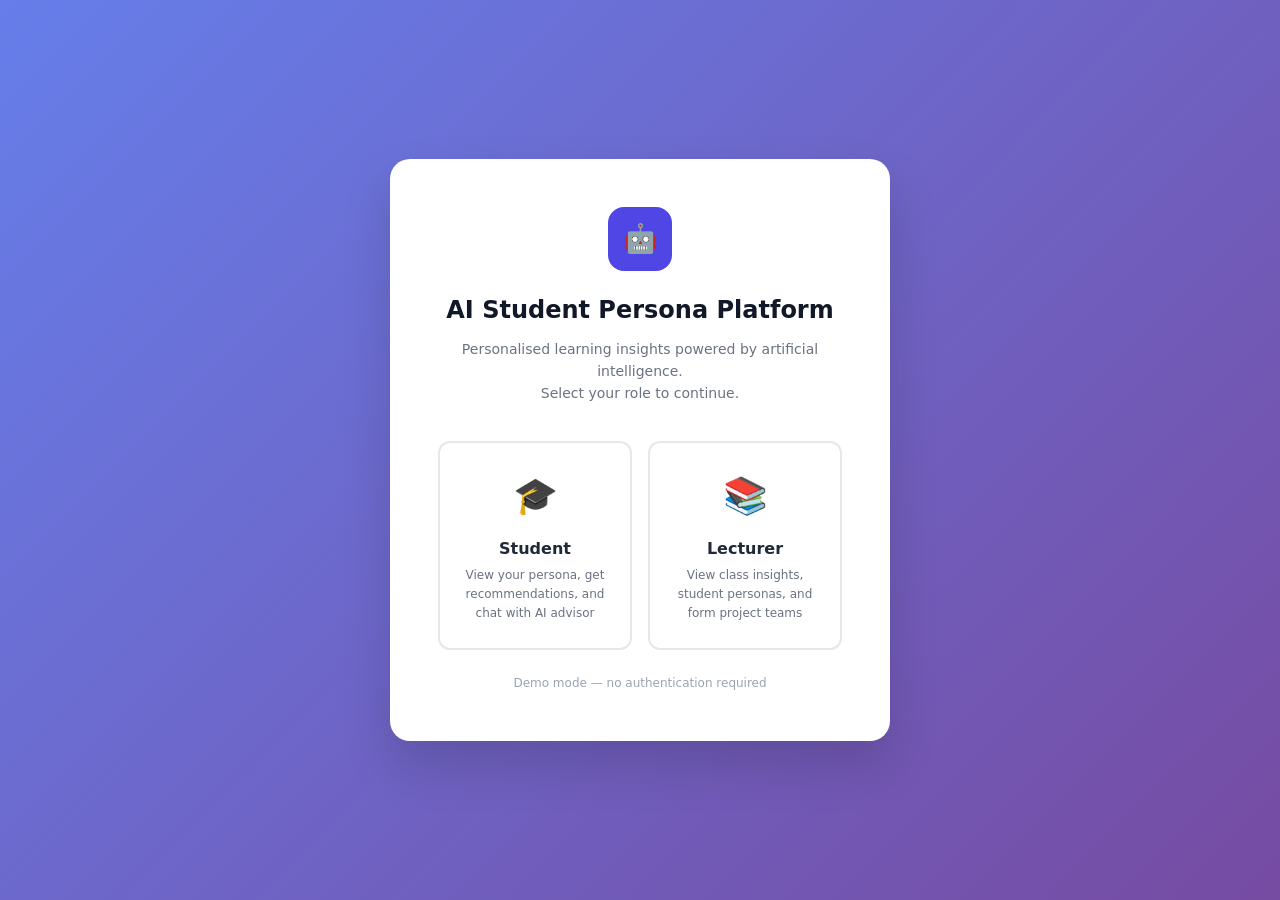
<file: index.html>
<!DOCTYPE html>
<html lang="en">
<head>
  <meta charset="UTF-8">
  <meta name="viewport" content="width=device-width, initial-scale=1.0">
  <title>AI Student Persona Platform - Login</title>
  <link rel="stylesheet" href="css/styles.css">
</head>
<body>
  <div class="login-page">
    <div class="login-container">
      <div class="login-logo">&#129302;</div>
      <h1>AI Student Persona Platform</h1>
      <p class="subtitle">Personalised learning insights powered by artificial intelligence.<br>Select your role to continue.</p>
      
      <div class="role-cards">
        <a href="student.html" class="role-card">
          <div class="role-icon">&#127891;</div>
          <h3>Student</h3>
          <p>View your persona, get recommendations, and chat with AI advisor</p>
        </a>
        <a href="lecturer.html" class="role-card">
          <div class="role-icon">&#128218;</div>
          <h3>Lecturer</h3>
          <p>View class insights, student personas, and form project teams</p>
        </a>
      </div>

      <p style="font-size: 12px; color: var(--gray-400);">Demo mode &mdash; no authentication required</p>
    </div>
  </div>
</body>
</html>
</file>
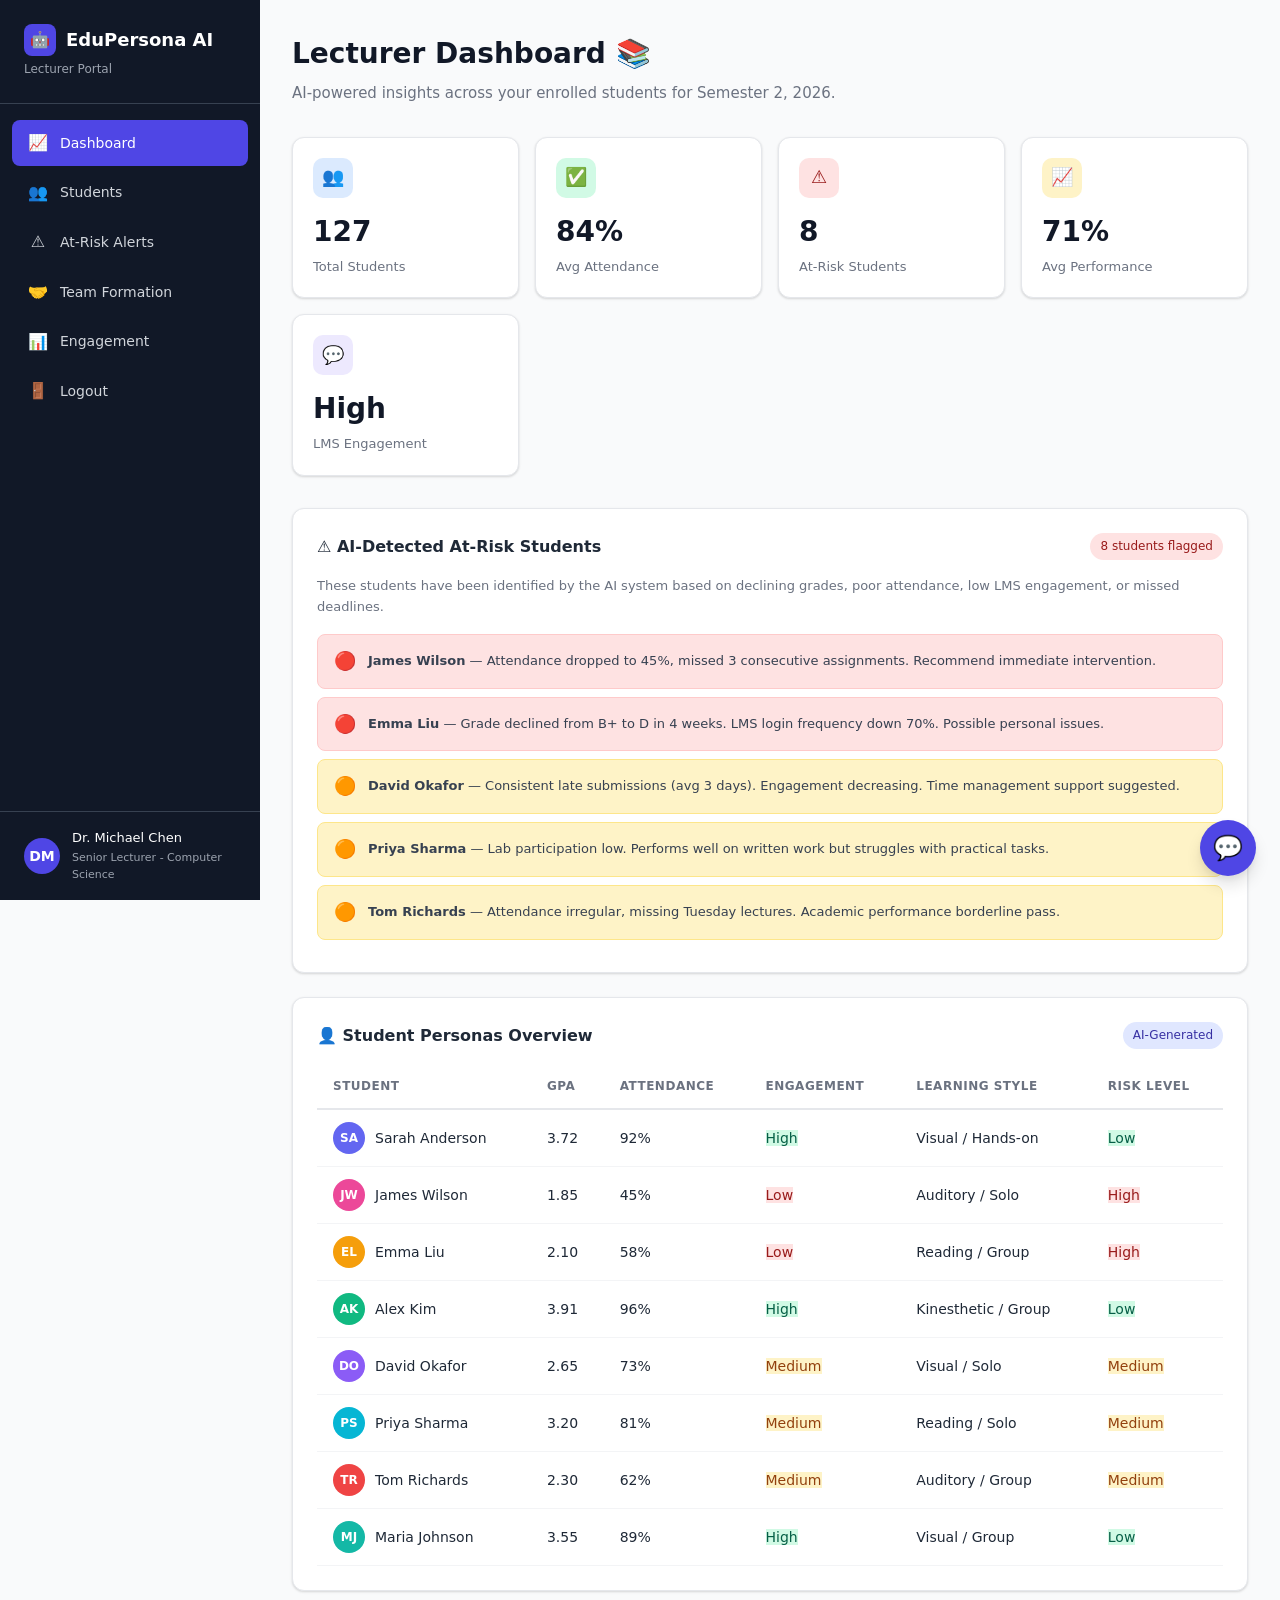
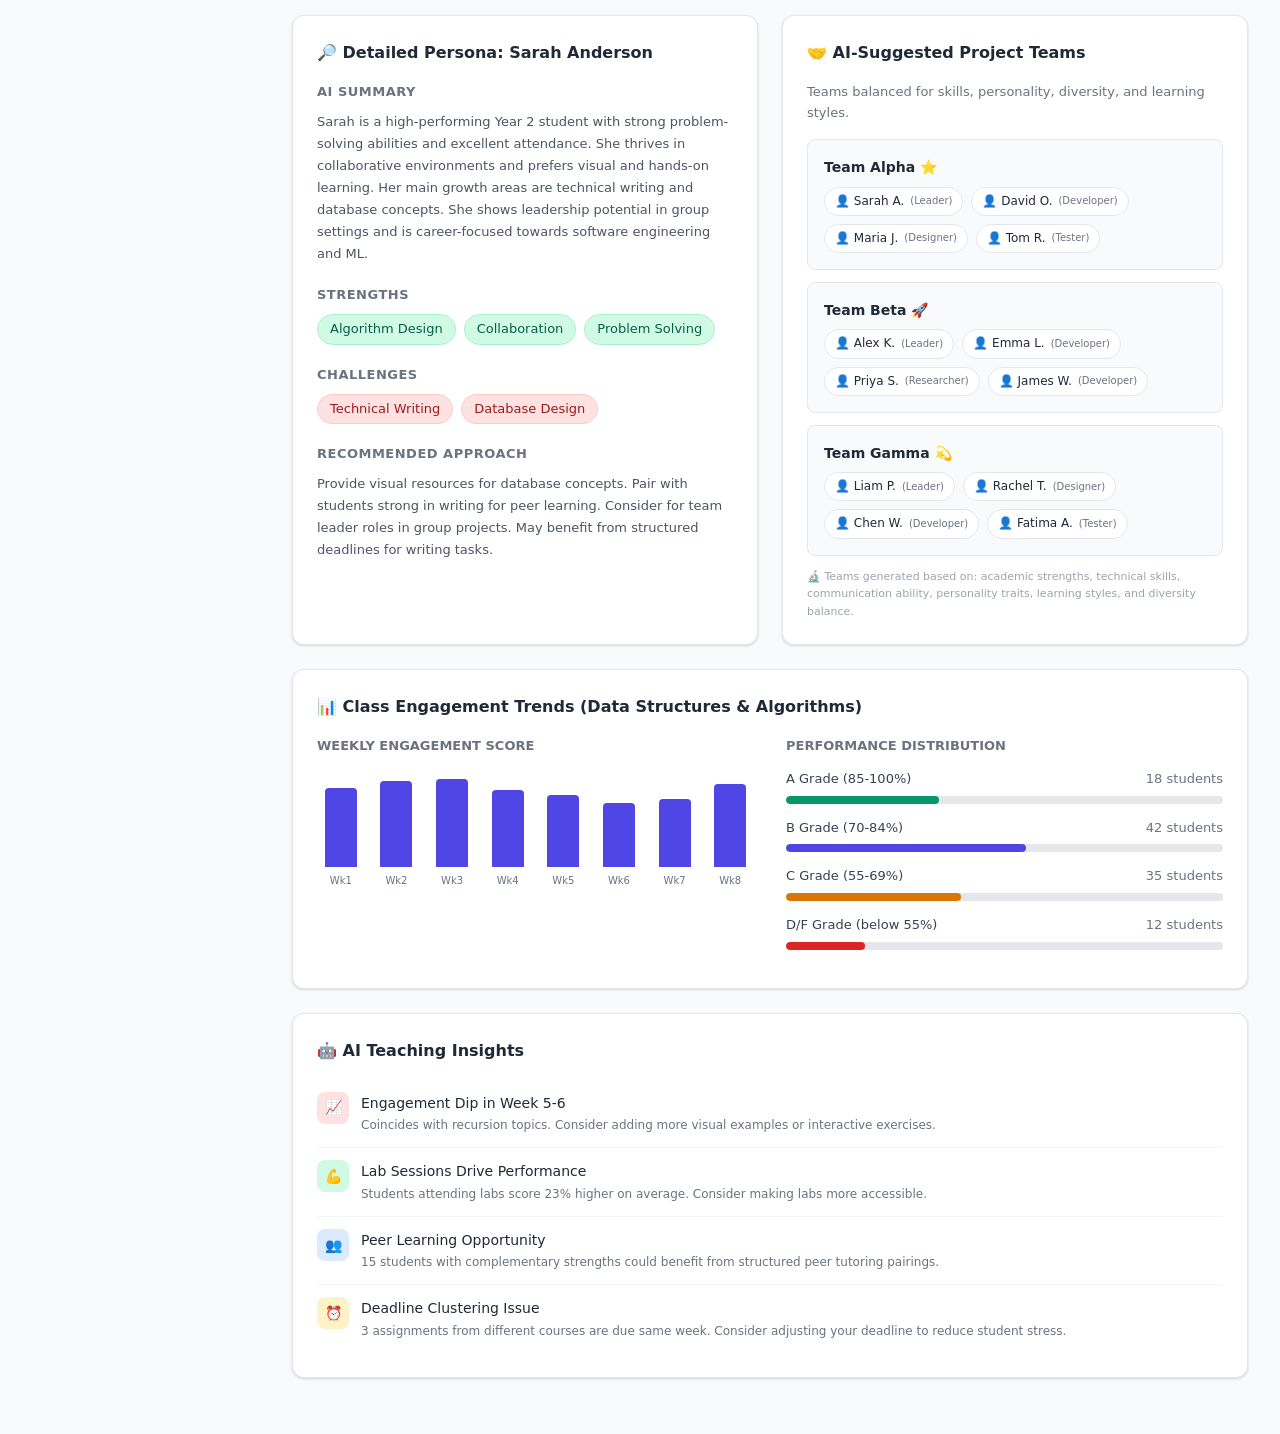
<file: lecturer.html>
<!DOCTYPE html>
<html lang="en">
<head>
  <meta charset="UTF-8">
  <meta name="viewport" content="width=device-width, initial-scale=1.0">
  <title>Lecturer Dashboard - AI Student Persona Platform</title>
  <link rel="stylesheet" href="css/styles.css">
</head>
<body>
  <div class="app-container">
    <!-- Sidebar -->
    <aside class="sidebar">
      <div class="sidebar-header">
        <h2><span class="logo-icon">&#129302;</span> EduPersona AI</h2>
        <p>Lecturer Portal</p>
      </div>
      <ul class="sidebar-nav">
        <li><a href="#" class="active"><span class="nav-icon">&#128200;</span> Dashboard</a></li>
        <li><a href="#students"><span class="nav-icon">&#128101;</span> Students</a></li>
        <li><a href="#at-risk"><span class="nav-icon">&#9888;</span> At-Risk Alerts</a></li>
        <li><a href="#teams"><span class="nav-icon">&#129309;</span> Team Formation</a></li>
        <li><a href="#engagement"><span class="nav-icon">&#128202;</span> Engagement</a></li>
        <li><a href="index.html"><span class="nav-icon">&#128682;</span> Logout</a></li>
      </ul>
      <div class="sidebar-user">
        <div class="avatar">DM</div>
        <div class="user-info">
          <div class="name">Dr. Michael Chen</div>
          <div class="role">Senior Lecturer - Computer Science</div>
        </div>
      </div>
    </aside>

    <!-- Main Content -->
    <main class="main-content">
      <div class="page-header">
        <h1>Lecturer Dashboard &#128218;</h1>
        <p>AI-powered insights across your enrolled students for Semester 2, 2026.</p>
      </div>

      <!-- Stats -->
      <div class="stats-grid">
        <div class="stat-card">
          <div class="stat-icon blue">&#128101;</div>
          <div class="stat-value">127</div>
          <div class="stat-label">Total Students</div>
        </div>
        <div class="stat-card">
          <div class="stat-icon green">&#9989;</div>
          <div class="stat-value">84%</div>
          <div class="stat-label">Avg Attendance</div>
        </div>
        <div class="stat-card">
          <div class="stat-icon red">&#9888;</div>
          <div class="stat-value">8</div>
          <div class="stat-label">At-Risk Students</div>
        </div>
        <div class="stat-card">
          <div class="stat-icon orange">&#128200;</div>
          <div class="stat-value">71%</div>
          <div class="stat-label">Avg Performance</div>
        </div>
        <div class="stat-card">
          <div class="stat-icon purple">&#128172;</div>
          <div class="stat-value">High</div>
          <div class="stat-label">LMS Engagement</div>
        </div>
      </div>

      <!-- At-Risk Alerts -->
      <div id="at-risk" class="card">
        <div class="card-header">
          <h3>&#9888; AI-Detected At-Risk Students</h3>
          <span class="badge badge-danger">8 students flagged</span>
        </div>
        <p style="font-size: 13px; color: var(--gray-500); margin-bottom: 16px;">
          These students have been identified by the AI system based on declining grades, poor attendance, low LMS engagement, or missed deadlines.
        </p>
        <div class="alert-item alert-danger">
          <span class="alert-icon">&#128308;</span>
          <span class="alert-text"><strong>James Wilson</strong> &mdash; Attendance dropped to 45%, missed 3 consecutive assignments. Recommend immediate intervention.</span>
        </div>
        <div class="alert-item alert-danger">
          <span class="alert-icon">&#128308;</span>
          <span class="alert-text"><strong>Emma Liu</strong> &mdash; Grade declined from B+ to D in 4 weeks. LMS login frequency down 70%. Possible personal issues.</span>
        </div>
        <div class="alert-item alert-warning">
          <span class="alert-icon">&#128992;</span>
          <span class="alert-text"><strong>David Okafor</strong> &mdash; Consistent late submissions (avg 3 days). Engagement decreasing. Time management support suggested.</span>
        </div>
        <div class="alert-item alert-warning">
          <span class="alert-icon">&#128992;</span>
          <span class="alert-text"><strong>Priya Sharma</strong> &mdash; Lab participation low. Performs well on written work but struggles with practical tasks.</span>
        </div>
        <div class="alert-item alert-warning">
          <span class="alert-icon">&#128992;</span>
          <span class="alert-text"><strong>Tom Richards</strong> &mdash; Attendance irregular, missing Tuesday lectures. Academic performance borderline pass.</span>
        </div>
      </div>

      <!-- Student Personas Table -->
      <div id="students" class="card">
        <div class="card-header">
          <h3>&#128100; Student Personas Overview</h3>
          <span class="badge badge-info">AI-Generated</span>
        </div>
        <table class="data-table">
          <thead>
            <tr>
              <th>Student</th>
              <th>GPA</th>
              <th>Attendance</th>
              <th>Engagement</th>
              <th>Learning Style</th>
              <th>Risk Level</th>
            </tr>
          </thead>
          <tbody>
            <tr>
              <td>
                <div class="student-cell">
                  <div class="avatar-sm" style="background: #6366f1;">SA</div>
                  <span>Sarah Anderson</span>
                </div>
              </td>
              <td>3.72</td>
              <td>92%</td>
              <td><span class="badge badge-success">High</span></td>
              <td>Visual / Hands-on</td>
              <td><span class="badge badge-success">Low</span></td>
            </tr>
            <tr>
              <td>
                <div class="student-cell">
                  <div class="avatar-sm" style="background: #ec4899;">JW</div>
                  <span>James Wilson</span>
                </div>
              </td>
              <td>1.85</td>
              <td>45%</td>
              <td><span class="badge badge-danger">Low</span></td>
              <td>Auditory / Solo</td>
              <td><span class="badge badge-danger">High</span></td>
            </tr>
            <tr>
              <td>
                <div class="student-cell">
                  <div class="avatar-sm" style="background: #f59e0b;">EL</div>
                  <span>Emma Liu</span>
                </div>
              </td>
              <td>2.10</td>
              <td>58%</td>
              <td><span class="badge badge-danger">Low</span></td>
              <td>Reading / Group</td>
              <td><span class="badge badge-danger">High</span></td>
            </tr>
            <tr>
              <td>
                <div class="student-cell">
                  <div class="avatar-sm" style="background: #10b981;">AK</div>
                  <span>Alex Kim</span>
                </div>
              </td>
              <td>3.91</td>
              <td>96%</td>
              <td><span class="badge badge-success">High</span></td>
              <td>Kinesthetic / Group</td>
              <td><span class="badge badge-success">Low</span></td>
            </tr>
            <tr>
              <td>
                <div class="student-cell">
                  <div class="avatar-sm" style="background: #8b5cf6;">DO</div>
                  <span>David Okafor</span>
                </div>
              </td>
              <td>2.65</td>
              <td>73%</td>
              <td><span class="badge badge-warning">Medium</span></td>
              <td>Visual / Solo</td>
              <td><span class="badge badge-warning">Medium</span></td>
            </tr>
            <tr>
              <td>
                <div class="student-cell">
                  <div class="avatar-sm" style="background: #06b6d4;">PS</div>
                  <span>Priya Sharma</span>
                </div>
              </td>
              <td>3.20</td>
              <td>81%</td>
              <td><span class="badge badge-warning">Medium</span></td>
              <td>Reading / Solo</td>
              <td><span class="badge badge-warning">Medium</span></td>
            </tr>
            <tr>
              <td>
                <div class="student-cell">
                  <div class="avatar-sm" style="background: #ef4444;">TR</div>
                  <span>Tom Richards</span>
                </div>
              </td>
              <td>2.30</td>
              <td>62%</td>
              <td><span class="badge badge-warning">Medium</span></td>
              <td>Auditory / Group</td>
              <td><span class="badge badge-warning">Medium</span></td>
            </tr>
            <tr>
              <td>
                <div class="student-cell">
                  <div class="avatar-sm" style="background: #14b8a6;">MJ</div>
                  <span>Maria Johnson</span>
                </div>
              </td>
              <td>3.55</td>
              <td>89%</td>
              <td><span class="badge badge-success">High</span></td>
              <td>Visual / Group</td>
              <td><span class="badge badge-success">Low</span></td>
            </tr>
          </tbody>
        </table>
      </div>

      <!-- Two Column: Detailed Persona + Team Formation -->
      <div class="grid-2">
        <!-- Expanded Persona View -->
        <div class="card">
          <div class="card-header">
            <h3>&#128270; Detailed Persona: Sarah Anderson</h3>
          </div>
          <div class="persona-section">
            <h4>AI Summary</h4>
            <p style="font-size: 13px; color: var(--gray-600); line-height: 1.7;">
              Sarah is a high-performing Year 2 student with strong problem-solving abilities and excellent attendance. She thrives in collaborative environments and prefers visual and hands-on learning. Her main growth areas are technical writing and database concepts. She shows leadership potential in group settings and is career-focused towards software engineering and ML.
            </p>
          </div>
          <div class="persona-section">
            <h4>Strengths</h4>
            <div class="persona-tags">
              <span class="persona-tag strength">Algorithm Design</span>
              <span class="persona-tag strength">Collaboration</span>
              <span class="persona-tag strength">Problem Solving</span>
            </div>
          </div>
          <div class="persona-section">
            <h4>Challenges</h4>
            <div class="persona-tags">
              <span class="persona-tag weakness">Technical Writing</span>
              <span class="persona-tag weakness">Database Design</span>
            </div>
          </div>
          <div class="persona-section">
            <h4>Recommended Approach</h4>
            <p style="font-size: 13px; color: var(--gray-600); line-height: 1.7;">
              Provide visual resources for database concepts. Pair with students strong in writing for peer learning. Consider for team leader roles in group projects. May benefit from structured deadlines for writing tasks.
            </p>
          </div>
        </div>

        <!-- AI Team Formation -->
        <div id="teams" class="card">
          <div class="card-header">
            <h3>&#129309; AI-Suggested Project Teams</h3>
          </div>
          <p style="font-size: 13px; color: var(--gray-500); margin-bottom: 16px;">
            Teams balanced for skills, personality, diversity, and learning styles.
          </p>
          <div class="team-card">
            <h4>Team Alpha &#11088;</h4>
            <div class="team-members">
              <span class="team-member">&#128100; Sarah A. <span class="member-role">(Leader)</span></span>
              <span class="team-member">&#128100; David O. <span class="member-role">(Developer)</span></span>
              <span class="team-member">&#128100; Maria J. <span class="member-role">(Designer)</span></span>
              <span class="team-member">&#128100; Tom R. <span class="member-role">(Tester)</span></span>
            </div>
          </div>
          <div class="team-card">
            <h4>Team Beta &#128640;</h4>
            <div class="team-members">
              <span class="team-member">&#128100; Alex K. <span class="member-role">(Leader)</span></span>
              <span class="team-member">&#128100; Emma L. <span class="member-role">(Developer)</span></span>
              <span class="team-member">&#128100; Priya S. <span class="member-role">(Researcher)</span></span>
              <span class="team-member">&#128100; James W. <span class="member-role">(Developer)</span></span>
            </div>
          </div>
          <div class="team-card">
            <h4>Team Gamma &#128171;</h4>
            <div class="team-members">
              <span class="team-member">&#128100; Liam P. <span class="member-role">(Leader)</span></span>
              <span class="team-member">&#128100; Rachel T. <span class="member-role">(Designer)</span></span>
              <span class="team-member">&#128100; Chen W. <span class="member-role">(Developer)</span></span>
              <span class="team-member">&#128100; Fatima A. <span class="member-role">(Tester)</span></span>
            </div>
          </div>
          <p style="font-size: 11px; color: var(--gray-400); margin-top: 12px;">
            &#128300; Teams generated based on: academic strengths, technical skills, communication ability, personality traits, learning styles, and diversity balance.
          </p>
        </div>
      </div>

      <!-- Class Engagement -->
      <div id="engagement" class="card">
        <div class="card-header">
          <h3>&#128202; Class Engagement Trends (Data Structures & Algorithms)</h3>
        </div>
        <div class="grid-2" style="gap: 32px;">
          <div>
            <h4 style="font-size: 13px; color: var(--gray-500); margin-bottom: 12px;">WEEKLY ENGAGEMENT SCORE</h4>
            <div class="chart-bars">
              <div class="chart-bar">
                <div class="bar" style="height: 72%;"></div>
                <span class="bar-label">Wk1</span>
              </div>
              <div class="chart-bar">
                <div class="bar" style="height: 78%;"></div>
                <span class="bar-label">Wk2</span>
              </div>
              <div class="chart-bar">
                <div class="bar" style="height: 85%;"></div>
                <span class="bar-label">Wk3</span>
              </div>
              <div class="chart-bar">
                <div class="bar" style="height: 70%;"></div>
                <span class="bar-label">Wk4</span>
              </div>
              <div class="chart-bar">
                <div class="bar" style="height: 65%;"></div>
                <span class="bar-label">Wk5</span>
              </div>
              <div class="chart-bar">
                <div class="bar" style="height: 58%;"></div>
                <span class="bar-label">Wk6</span>
              </div>
              <div class="chart-bar">
                <div class="bar" style="height: 62%;"></div>
                <span class="bar-label">Wk7</span>
              </div>
              <div class="chart-bar">
                <div class="bar" style="height: 75%;"></div>
                <span class="bar-label">Wk8</span>
              </div>
            </div>
          </div>
          <div>
            <h4 style="font-size: 13px; color: var(--gray-500); margin-bottom: 12px;">PERFORMANCE DISTRIBUTION</h4>
            <div class="progress-item">
              <div class="progress-label">
                <span>A Grade (85-100%)</span>
                <span>18 students</span>
              </div>
              <div class="progress-bar">
                <div class="progress-fill high" style="width: 35%"></div>
              </div>
            </div>
            <div class="progress-item">
              <div class="progress-label">
                <span>B Grade (70-84%)</span>
                <span>42 students</span>
              </div>
              <div class="progress-bar">
                <div class="progress-fill blue" style="width: 55%"></div>
              </div>
            </div>
            <div class="progress-item">
              <div class="progress-label">
                <span>C Grade (55-69%)</span>
                <span>35 students</span>
              </div>
              <div class="progress-bar">
                <div class="progress-fill medium" style="width: 40%"></div>
              </div>
            </div>
            <div class="progress-item">
              <div class="progress-label">
                <span>D/F Grade (below 55%)</span>
                <span>12 students</span>
              </div>
              <div class="progress-bar">
                <div class="progress-fill low" style="width: 18%"></div>
              </div>
            </div>
          </div>
        </div>
      </div>

      <!-- AI Insights -->
      <div class="card">
        <div class="card-header">
          <h3>&#129302; AI Teaching Insights</h3>
        </div>
        <ul class="recommendation-list">
          <li>
            <div class="rec-icon" style="background: #fee2e2; color: #dc2626;">&#128200;</div>
            <div class="rec-content">
              <h4>Engagement Dip in Week 5-6</h4>
              <p>Coincides with recursion topics. Consider adding more visual examples or interactive exercises.</p>
            </div>
          </li>
          <li>
            <div class="rec-icon" style="background: #d1fae5; color: #059669;">&#128170;</div>
            <div class="rec-content">
              <h4>Lab Sessions Drive Performance</h4>
              <p>Students attending labs score 23% higher on average. Consider making labs more accessible.</p>
            </div>
          </li>
          <li>
            <div class="rec-icon" style="background: #dbeafe; color: #2563eb;">&#128101;</div>
            <div class="rec-content">
              <h4>Peer Learning Opportunity</h4>
              <p>15 students with complementary strengths could benefit from structured peer tutoring pairings.</p>
            </div>
          </li>
          <li>
            <div class="rec-icon" style="background: #fef3c7; color: #d97706;">&#9200;</div>
            <div class="rec-content">
              <h4>Deadline Clustering Issue</h4>
              <p>3 assignments from different courses are due same week. Consider adjusting your deadline to reduce student stress.</p>
            </div>
          </li>
        </ul>
      </div>

    </main>
  </div>

  <!-- Chatbot -->
  <div class="chatbot-container">
    <div class="chatbot-window" id="chatWindow">
      <div class="chatbot-header">
        <div class="bot-avatar">&#129302;</div>
        <div class="bot-info">
          <h4>EduPersona AI Assistant</h4>
          <p>Insights for your teaching</p>
        </div>
      </div>
      <div class="chatbot-messages" id="chatMessages">
        <div class="chat-message bot">
          Hello Dr. Chen! &#128075; I can help you with student insights, performance summaries, intervention recommendations, or team formation suggestions. What would you like to explore?
        </div>
      </div>
      <div class="chatbot-input">
        <input type="text" id="chatInput" placeholder="Ask about students, performance, teams..." onkeypress="handleKeyPress(event)">
        <button onclick="sendMessage()" aria-label="Send message">&#10148;</button>
      </div>
    </div>
    <button class="chatbot-toggle" onclick="toggleChat()" aria-label="Toggle AI chat assistant">&#128172;</button>
  </div>

  <script src="js/chatbot.js"></script>
  <script>
    // Override responses for lecturer context
    window.lecturerMode = true;
  </script>
</body>
</html>
</file>
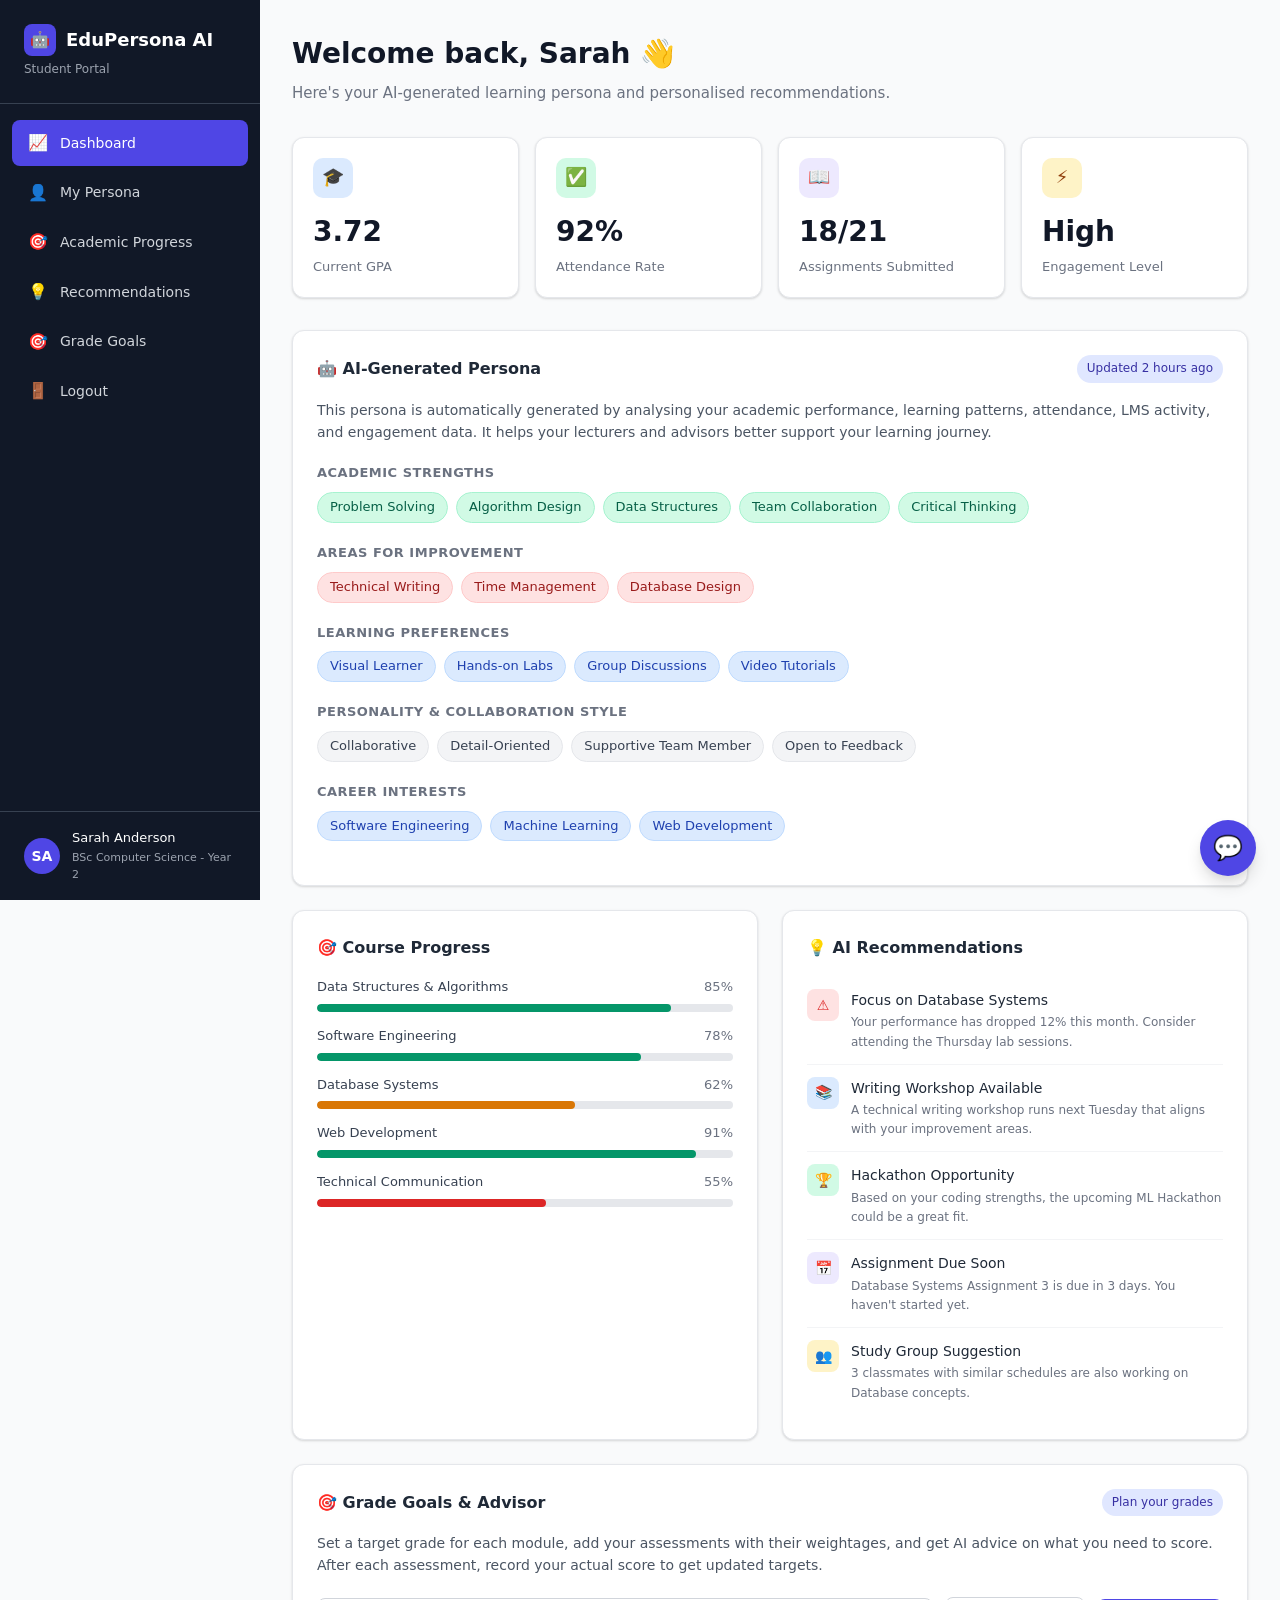
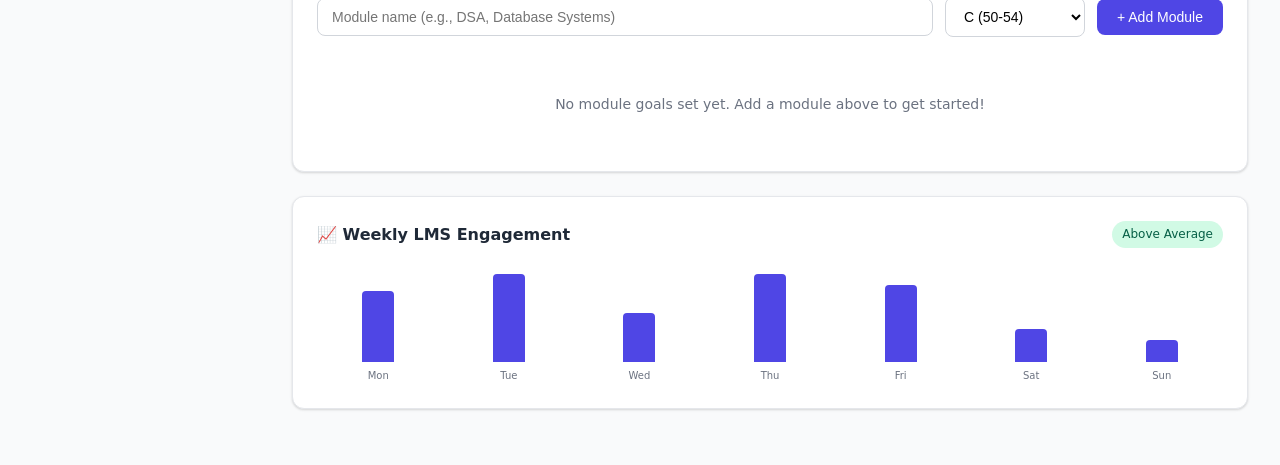
<file: student.html>
<!DOCTYPE html>
<html lang="en">
<head>
  <meta charset="UTF-8">
  <meta name="viewport" content="width=device-width, initial-scale=1.0">
  <title>Student Dashboard - AI Student Persona Platform</title>
  <link rel="stylesheet" href="css/styles.css">
</head>
<body>
  <div class="app-container">
    <!-- Sidebar -->
    <aside class="sidebar">
      <div class="sidebar-header">
        <h2><span class="logo-icon">&#129302;</span> EduPersona AI</h2>
        <p>Student Portal</p>
      </div>
      <ul class="sidebar-nav">
        <li><a href="#" class="active"><span class="nav-icon">&#128200;</span> Dashboard</a></li>
        <li><a href="#persona"><span class="nav-icon">&#128100;</span> My Persona</a></li>
        <li><a href="#progress"><span class="nav-icon">&#127919;</span> Academic Progress</a></li>
        <li><a href="#recommendations"><span class="nav-icon">&#128161;</span> Recommendations</a></li>
        <li><a href="#goals"><span class="nav-icon">&#127919;</span> Grade Goals</a></li>
        <li><a href="index.html"><span class="nav-icon">&#128682;</span> Logout</a></li>
      </ul>
      <div class="sidebar-user">
        <div class="avatar">SA</div>
        <div class="user-info">
          <div class="name">Sarah Anderson</div>
          <div class="role">BSc Computer Science - Year 2</div>
        </div>
      </div>
    </aside>

    <!-- Main Content -->
    <main class="main-content">
      <div class="page-header">
        <h1>Welcome back, Sarah &#128075;</h1>
        <p>Here's your AI-generated learning persona and personalised recommendations.</p>
      </div>

      <!-- Stats -->
      <div class="stats-grid">
        <div class="stat-card">
          <div class="stat-icon blue">&#127891;</div>
          <div class="stat-value">3.72</div>
          <div class="stat-label">Current GPA</div>
        </div>
        <div class="stat-card">
          <div class="stat-icon green">&#9989;</div>
          <div class="stat-value">92%</div>
          <div class="stat-label">Attendance Rate</div>
        </div>
        <div class="stat-card">
          <div class="stat-icon purple">&#128214;</div>
          <div class="stat-value">18/21</div>
          <div class="stat-label">Assignments Submitted</div>
        </div>
        <div class="stat-card">
          <div class="stat-icon orange">&#9889;</div>
          <div class="stat-value">High</div>
          <div class="stat-label">Engagement Level</div>
        </div>
      </div>

      <!-- AI Persona Section -->
      <div id="persona" class="card">
        <div class="card-header">
          <h3>&#129302; AI-Generated Persona</h3>
          <span class="badge badge-info">Updated 2 hours ago</span>
        </div>
        <p style="font-size: 14px; color: var(--gray-600); margin-bottom: 20px;">
          This persona is automatically generated by analysing your academic performance, learning patterns, attendance, LMS activity, and engagement data. It helps your lecturers and advisors better support your learning journey.
        </p>

        <div class="persona-section">
          <h4>Academic Strengths</h4>
          <div class="persona-tags">
            <span class="persona-tag strength">Problem Solving</span>
            <span class="persona-tag strength">Algorithm Design</span>
            <span class="persona-tag strength">Data Structures</span>
            <span class="persona-tag strength">Team Collaboration</span>
            <span class="persona-tag strength">Critical Thinking</span>
          </div>
        </div>

        <div class="persona-section">
          <h4>Areas for Improvement</h4>
          <div class="persona-tags">
            <span class="persona-tag weakness">Technical Writing</span>
            <span class="persona-tag weakness">Time Management</span>
            <span class="persona-tag weakness">Database Design</span>
          </div>
        </div>

        <div class="persona-section">
          <h4>Learning Preferences</h4>
          <div class="persona-tags">
            <span class="persona-tag preference">Visual Learner</span>
            <span class="persona-tag preference">Hands-on Labs</span>
            <span class="persona-tag preference">Group Discussions</span>
            <span class="persona-tag preference">Video Tutorials</span>
          </div>
        </div>

        <div class="persona-section">
          <h4>Personality & Collaboration Style</h4>
          <div class="persona-tags">
            <span class="persona-tag">Collaborative</span>
            <span class="persona-tag">Detail-Oriented</span>
            <span class="persona-tag">Supportive Team Member</span>
            <span class="persona-tag">Open to Feedback</span>
          </div>
        </div>

        <div class="persona-section">
          <h4>Career Interests</h4>
          <div class="persona-tags">
            <span class="persona-tag preference">Software Engineering</span>
            <span class="persona-tag preference">Machine Learning</span>
            <span class="persona-tag preference">Web Development</span>
          </div>
        </div>
      </div>

      <!-- Two Column: Progress + Recommendations -->
      <div class="grid-2">
        <!-- Academic Progress -->
        <div id="progress" class="card">
          <div class="card-header">
            <h3>&#127919; Course Progress</h3>
          </div>
          <div class="progress-item">
            <div class="progress-label">
              <span>Data Structures & Algorithms</span>
              <span>85%</span>
            </div>
            <div class="progress-bar">
              <div class="progress-fill high" style="width: 85%"></div>
            </div>
          </div>
          <div class="progress-item">
            <div class="progress-label">
              <span>Software Engineering</span>
              <span>78%</span>
            </div>
            <div class="progress-bar">
              <div class="progress-fill high" style="width: 78%"></div>
            </div>
          </div>
          <div class="progress-item">
            <div class="progress-label">
              <span>Database Systems</span>
              <span>62%</span>
            </div>
            <div class="progress-bar">
              <div class="progress-fill medium" style="width: 62%"></div>
            </div>
          </div>
          <div class="progress-item">
            <div class="progress-label">
              <span>Web Development</span>
              <span>91%</span>
            </div>
            <div class="progress-bar">
              <div class="progress-fill high" style="width: 91%"></div>
            </div>
          </div>
          <div class="progress-item">
            <div class="progress-label">
              <span>Technical Communication</span>
              <span>55%</span>
            </div>
            <div class="progress-bar">
              <div class="progress-fill low" style="width: 55%"></div>
            </div>
          </div>
        </div>

        <!-- AI Recommendations -->
        <div id="recommendations" class="card">
          <div class="card-header">
            <h3>&#128161; AI Recommendations</h3>
          </div>
          <ul class="recommendation-list">
            <li>
              <div class="rec-icon" style="background: #fee2e2; color: #dc2626;">&#9888;</div>
              <div class="rec-content">
                <h4>Focus on Database Systems</h4>
                <p>Your performance has dropped 12% this month. Consider attending the Thursday lab sessions.</p>
              </div>
            </li>
            <li>
              <div class="rec-icon" style="background: #dbeafe; color: #2563eb;">&#128218;</div>
              <div class="rec-content">
                <h4>Writing Workshop Available</h4>
                <p>A technical writing workshop runs next Tuesday that aligns with your improvement areas.</p>
              </div>
            </li>
            <li>
              <div class="rec-icon" style="background: #d1fae5; color: #059669;">&#127942;</div>
              <div class="rec-content">
                <h4>Hackathon Opportunity</h4>
                <p>Based on your coding strengths, the upcoming ML Hackathon could be a great fit.</p>
              </div>
            </li>
            <li>
              <div class="rec-icon" style="background: #ede9fe; color: #7c3aed;">&#128197;</div>
              <div class="rec-content">
                <h4>Assignment Due Soon</h4>
                <p>Database Systems Assignment 3 is due in 3 days. You haven't started yet.</p>
              </div>
            </li>
            <li>
              <div class="rec-icon" style="background: #fef3c7; color: #d97706;">&#128101;</div>
              <div class="rec-content">
                <h4>Study Group Suggestion</h4>
                <p>3 classmates with similar schedules are also working on Database concepts.</p>
              </div>
            </li>
          </ul>
        </div>
      </div>

      <!-- Grade Goals Section -->
      <div id="goals" class="card">
        <div class="card-header">
          <h3>&#127919; Grade Goals & Advisor</h3>
          <span class="badge badge-info">Plan your grades</span>
        </div>
        <p style="font-size: 14px; color: var(--gray-600); margin-bottom: 20px;">
          Set a target grade for each module, add your assessments with their weightages, and get AI advice on what you need to score. After each assessment, record your actual score to get updated targets.
        </p>

        <!-- Add Module Form -->
        <div class="goal-add-form">
          <input type="text" id="goalModuleName" placeholder="Module name (e.g., DSA, Database Systems)" class="form-input">
          <select id="goalTargetGrade" class="form-select">
            <option value="A+">A+ (85+)</option>
            <option value="A">A (80-84)</option>
            <option value="A-">A- (75-79)</option>
            <option value="B+">B+ (70-74)</option>
            <option value="B">B (65-69)</option>
            <option value="B-">B- (60-64)</option>
            <option value="C+">C+ (55-59)</option>
            <option value="C" selected>C (50-54)</option>
            <option value="D+">D+ (45-49)</option>
            <option value="D">D (40-44)</option>
          </select>
          <button class="btn-primary-main" onclick="addModuleGoal()">+ Add Module</button>
        </div>

        <!-- Goals Container (rendered by JS) -->
        <div id="goalsContainer"></div>
      </div>

      <!-- Engagement Chart -->
      <div class="card">
        <div class="card-header">
          <h3>&#128200; Weekly LMS Engagement</h3>
          <span class="badge badge-success">Above Average</span>
        </div>
        <div class="chart-bars">
          <div class="chart-bar">
            <div class="bar" style="height: 65%;"></div>
            <span class="bar-label">Mon</span>
          </div>
          <div class="chart-bar">
            <div class="bar" style="height: 80%;"></div>
            <span class="bar-label">Tue</span>
          </div>
          <div class="chart-bar">
            <div class="bar" style="height: 45%;"></div>
            <span class="bar-label">Wed</span>
          </div>
          <div class="chart-bar">
            <div class="bar" style="height: 90%;"></div>
            <span class="bar-label">Thu</span>
          </div>
          <div class="chart-bar">
            <div class="bar" style="height: 70%;"></div>
            <span class="bar-label">Fri</span>
          </div>
          <div class="chart-bar">
            <div class="bar" style="height: 30%;"></div>
            <span class="bar-label">Sat</span>
          </div>
          <div class="chart-bar">
            <div class="bar" style="height: 20%;"></div>
            <span class="bar-label">Sun</span>
          </div>
        </div>
      </div>

    </main>
  </div>

  <!-- Chatbot -->
  <div class="chatbot-container">
    <div class="chatbot-window" id="chatWindow">
      <div class="chatbot-header">
        <div class="bot-avatar">&#129302;</div>
        <div class="bot-info">
          <h4>EduPersona AI Advisor</h4>
          <p>Ask me anything about your studies</p>
        </div>
      </div>
      <div class="chatbot-messages" id="chatMessages">
        <div class="chat-message bot">
          Hi Sarah! &#128075; I'm your AI study advisor. I can help you with study strategies, explain your progress, recommend resources, or answer questions about your courses. What would you like to know?
        </div>
      </div>
      <div class="chatbot-input">
        <input type="text" id="chatInput" placeholder="Ask me anything..." onkeypress="handleKeyPress(event)">
        <button onclick="sendMessage()" aria-label="Send message">&#10148;</button>
      </div>
    </div>
    <button class="chatbot-toggle" onclick="toggleChat()" aria-label="Toggle AI chat assistant">&#128172;</button>
  </div>

  <script src="js/chatbot.js"></script>
  <script src="js/goals.js"></script>
</body>
</html>
</file>
<file: css/styles.css>
/* ===== AI Student Persona Platform - Global Styles ===== */

:root {
  --primary: #4f46e5;
  --primary-dark: #3730a3;
  --primary-light: #e0e7ff;
  --secondary: #0891b2;
  --success: #059669;
  --warning: #d97706;
  --danger: #dc2626;
  --gray-50: #f9fafb;
  --gray-100: #f3f4f6;
  --gray-200: #e5e7eb;
  --gray-300: #d1d5db;
  --gray-400: #9ca3af;
  --gray-500: #6b7280;
  --gray-600: #4b5563;
  --gray-700: #374151;
  --gray-800: #1f2937;
  --gray-900: #111827;
  --radius: 12px;
  --radius-sm: 8px;
  --shadow: 0 1px 3px rgba(0,0,0,0.1), 0 1px 2px rgba(0,0,0,0.06);
  --shadow-md: 0 4px 6px rgba(0,0,0,0.07), 0 2px 4px rgba(0,0,0,0.06);
  --shadow-lg: 0 10px 15px rgba(0,0,0,0.1), 0 4px 6px rgba(0,0,0,0.05);
}

* {
  margin: 0;
  padding: 0;
  box-sizing: border-box;
}

body {
  font-family: 'Segoe UI', system-ui, -apple-system, sans-serif;
  background: var(--gray-50);
  color: var(--gray-800);
  line-height: 1.6;
  min-height: 100vh;
}

/* ===== Layout ===== */
.app-container {
  display: flex;
  min-height: 100vh;
}

.sidebar {
  width: 260px;
  background: var(--gray-900);
  color: white;
  padding: 24px 0;
  position: fixed;
  top: 0;
  left: 0;
  bottom: 0;
  overflow-y: auto;
  z-index: 100;
}

.sidebar-header {
  padding: 0 24px 24px;
  border-bottom: 1px solid var(--gray-700);
  margin-bottom: 16px;
}

.sidebar-header h2 {
  font-size: 18px;
  font-weight: 700;
  color: white;
  display: flex;
  align-items: center;
  gap: 10px;
}

.sidebar-header h2 .logo-icon {
  width: 32px;
  height: 32px;
  background: var(--primary);
  border-radius: 8px;
  display: flex;
  align-items: center;
  justify-content: center;
  font-size: 16px;
}

.sidebar-header p {
  font-size: 12px;
  color: var(--gray-400);
  margin-top: 4px;
}

.sidebar-nav {
  list-style: none;
  padding: 0 12px;
}

.sidebar-nav li {
  margin-bottom: 4px;
}

.sidebar-nav a {
  display: flex;
  align-items: center;
  gap: 12px;
  padding: 10px 16px;
  color: var(--gray-300);
  text-decoration: none;
  border-radius: var(--radius-sm);
  font-size: 14px;
  transition: all 0.2s;
}

.sidebar-nav a:hover {
  background: var(--gray-700);
  color: white;
}

.sidebar-nav a.active {
  background: var(--primary);
  color: white;
  font-weight: 500;
}

.sidebar-nav a .nav-icon {
  width: 20px;
  text-align: center;
  font-size: 16px;
}

.sidebar-user {
  position: absolute;
  bottom: 0;
  left: 0;
  right: 0;
  padding: 16px 24px;
  border-top: 1px solid var(--gray-700);
  display: flex;
  align-items: center;
  gap: 12px;
}

.sidebar-user .avatar {
  width: 36px;
  height: 36px;
  border-radius: 50%;
  background: var(--primary);
  display: flex;
  align-items: center;
  justify-content: center;
  font-weight: 600;
  font-size: 14px;
}

.sidebar-user .user-info {
  flex: 1;
}

.sidebar-user .user-info .name {
  font-size: 13px;
  font-weight: 500;
  color: white;
}

.sidebar-user .user-info .role {
  font-size: 11px;
  color: var(--gray-400);
}

.main-content {
  margin-left: 260px;
  flex: 1;
  padding: 32px;
  max-width: 1200px;
}

/* ===== Header ===== */
.page-header {
  margin-bottom: 32px;
}

.page-header h1 {
  font-size: 28px;
  font-weight: 700;
  color: var(--gray-900);
  margin-bottom: 4px;
}

.page-header p {
  font-size: 15px;
  color: var(--gray-500);
}

/* ===== Cards ===== */
.card {
  background: white;
  border-radius: var(--radius);
  box-shadow: var(--shadow);
  border: 1px solid var(--gray-200);
  padding: 24px;
  margin-bottom: 24px;
}

.card-header {
  display: flex;
  align-items: center;
  justify-content: space-between;
  margin-bottom: 16px;
}

.card-header h3 {
  font-size: 16px;
  font-weight: 600;
  color: var(--gray-800);
}

.card-header .badge {
  font-size: 12px;
  padding: 4px 10px;
  border-radius: 20px;
  font-weight: 500;
}

.badge-success {
  background: #d1fae5;
  color: #065f46;
}

.badge-warning {
  background: #fef3c7;
  color: #92400e;
}

.badge-danger {
  background: #fee2e2;
  color: #991b1b;
}

.badge-info {
  background: var(--primary-light);
  color: var(--primary-dark);
}

/* ===== Stats Grid ===== */
.stats-grid {
  display: grid;
  grid-template-columns: repeat(auto-fit, minmax(200px, 1fr));
  gap: 16px;
  margin-bottom: 32px;
}

.stat-card {
  background: white;
  border-radius: var(--radius);
  padding: 20px;
  box-shadow: var(--shadow);
  border: 1px solid var(--gray-200);
}

.stat-card .stat-icon {
  width: 40px;
  height: 40px;
  border-radius: 10px;
  display: flex;
  align-items: center;
  justify-content: center;
  font-size: 18px;
  margin-bottom: 12px;
}

.stat-card .stat-icon.blue { background: #dbeafe; color: #1d4ed8; }
.stat-card .stat-icon.green { background: #d1fae5; color: #065f46; }
.stat-card .stat-icon.orange { background: #fef3c7; color: #92400e; }
.stat-card .stat-icon.purple { background: #ede9fe; color: #5b21b6; }
.stat-card .stat-icon.red { background: #fee2e2; color: #991b1b; }

.stat-card .stat-value {
  font-size: 28px;
  font-weight: 700;
  color: var(--gray-900);
}

.stat-card .stat-label {
  font-size: 13px;
  color: var(--gray-500);
  margin-top: 2px;
}

/* ===== Grid Layouts ===== */
.grid-2 {
  display: grid;
  grid-template-columns: 1fr 1fr;
  gap: 24px;
}

.grid-3 {
  display: grid;
  grid-template-columns: repeat(3, 1fr);
  gap: 24px;
}

/* ===== Persona Card ===== */
.persona-section {
  margin-bottom: 20px;
}

.persona-section h4 {
  font-size: 13px;
  font-weight: 600;
  text-transform: uppercase;
  letter-spacing: 0.5px;
  color: var(--gray-500);
  margin-bottom: 8px;
}

.persona-tags {
  display: flex;
  flex-wrap: wrap;
  gap: 8px;
}

.persona-tag {
  font-size: 13px;
  padding: 4px 12px;
  border-radius: 20px;
  background: var(--gray-100);
  color: var(--gray-700);
  border: 1px solid var(--gray-200);
}

.persona-tag.strength {
  background: #d1fae5;
  color: #065f46;
  border-color: #a7f3d0;
}

.persona-tag.weakness {
  background: #fee2e2;
  color: #991b1b;
  border-color: #fecaca;
}

.persona-tag.preference {
  background: #dbeafe;
  color: #1e40af;
  border-color: #bfdbfe;
}

/* ===== Progress Bars ===== */
.progress-item {
  margin-bottom: 14px;
}

.progress-item .progress-label {
  display: flex;
  justify-content: space-between;
  font-size: 13px;
  margin-bottom: 6px;
}

.progress-item .progress-label span:first-child {
  color: var(--gray-700);
  font-weight: 500;
}

.progress-item .progress-label span:last-child {
  color: var(--gray-500);
}

.progress-bar {
  height: 8px;
  background: var(--gray-200);
  border-radius: 4px;
  overflow: hidden;
}

.progress-bar .progress-fill {
  height: 100%;
  border-radius: 4px;
  transition: width 0.6s ease;
}

.progress-fill.high { background: var(--success); }
.progress-fill.medium { background: var(--warning); }
.progress-fill.low { background: var(--danger); }
.progress-fill.blue { background: var(--primary); }

/* ===== Tables ===== */
.data-table {
  width: 100%;
  border-collapse: collapse;
}

.data-table th {
  text-align: left;
  font-size: 12px;
  font-weight: 600;
  text-transform: uppercase;
  letter-spacing: 0.5px;
  color: var(--gray-500);
  padding: 12px 16px;
  border-bottom: 2px solid var(--gray-200);
}

.data-table td {
  padding: 12px 16px;
  font-size: 14px;
  border-bottom: 1px solid var(--gray-100);
  vertical-align: middle;
}

.data-table tr:hover {
  background: var(--gray-50);
}

.student-cell {
  display: flex;
  align-items: center;
  gap: 10px;
}

.student-cell .avatar-sm {
  width: 32px;
  height: 32px;
  border-radius: 50%;
  display: flex;
  align-items: center;
  justify-content: center;
  font-size: 12px;
  font-weight: 600;
  color: white;
}

/* ===== Chatbot ===== */
.chatbot-container {
  position: fixed;
  bottom: 24px;
  right: 24px;
  z-index: 1000;
}

.chatbot-toggle {
  width: 56px;
  height: 56px;
  border-radius: 50%;
  background: var(--primary);
  color: white;
  border: none;
  cursor: pointer;
  font-size: 24px;
  box-shadow: var(--shadow-lg);
  display: flex;
  align-items: center;
  justify-content: center;
  transition: transform 0.2s, background 0.2s;
}

.chatbot-toggle:hover {
  transform: scale(1.05);
  background: var(--primary-dark);
}

.chatbot-window {
  position: absolute;
  bottom: 70px;
  right: 0;
  width: 380px;
  height: 500px;
  background: white;
  border-radius: var(--radius);
  box-shadow: var(--shadow-lg);
  border: 1px solid var(--gray-200);
  display: none;
  flex-direction: column;
  overflow: hidden;
}

.chatbot-window.open {
  display: flex;
}

.chatbot-header {
  background: var(--primary);
  color: white;
  padding: 16px 20px;
  display: flex;
  align-items: center;
  gap: 12px;
}

.chatbot-header .bot-avatar {
  width: 36px;
  height: 36px;
  background: rgba(255,255,255,0.2);
  border-radius: 50%;
  display: flex;
  align-items: center;
  justify-content: center;
  font-size: 18px;
}

.chatbot-header .bot-info h4 {
  font-size: 14px;
  font-weight: 600;
}

.chatbot-header .bot-info p {
  font-size: 11px;
  opacity: 0.8;
}

.chatbot-messages {
  flex: 1;
  overflow-y: auto;
  padding: 16px;
  display: flex;
  flex-direction: column;
  gap: 12px;
}

.chat-message {
  max-width: 80%;
  padding: 10px 14px;
  border-radius: 12px;
  font-size: 13px;
  line-height: 1.5;
}

.chat-message.bot {
  background: var(--gray-100);
  color: var(--gray-800);
  align-self: flex-start;
  border-bottom-left-radius: 4px;
}

.chat-message.user {
  background: var(--primary);
  color: white;
  align-self: flex-end;
  border-bottom-right-radius: 4px;
}

.chatbot-input {
  display: flex;
  padding: 12px 16px;
  border-top: 1px solid var(--gray-200);
  gap: 8px;
}

.chatbot-input input {
  flex: 1;
  padding: 10px 14px;
  border: 1px solid var(--gray-300);
  border-radius: 20px;
  font-size: 13px;
  outline: none;
  transition: border-color 0.2s;
}

.chatbot-input input:focus {
  border-color: var(--primary);
}

.chatbot-input button {
  width: 36px;
  height: 36px;
  border-radius: 50%;
  background: var(--primary);
  color: white;
  border: none;
  cursor: pointer;
  display: flex;
  align-items: center;
  justify-content: center;
  font-size: 16px;
}

/* ===== Login Page ===== */
.login-page {
  min-height: 100vh;
  display: flex;
  align-items: center;
  justify-content: center;
  background: linear-gradient(135deg, #667eea 0%, #764ba2 100%);
  padding: 24px;
}

.login-container {
  background: white;
  border-radius: 20px;
  padding: 48px;
  width: 100%;
  max-width: 500px;
  box-shadow: 0 25px 50px rgba(0,0,0,0.15);
  text-align: center;
}

.login-container .login-logo {
  width: 64px;
  height: 64px;
  background: var(--primary);
  border-radius: 16px;
  display: flex;
  align-items: center;
  justify-content: center;
  font-size: 28px;
  margin: 0 auto 20px;
  color: white;
}

.login-container h1 {
  font-size: 24px;
  color: var(--gray-900);
  margin-bottom: 8px;
}

.login-container .subtitle {
  color: var(--gray-500);
  font-size: 14px;
  margin-bottom: 36px;
}

.role-cards {
  display: grid;
  grid-template-columns: 1fr 1fr;
  gap: 16px;
  margin-bottom: 24px;
}

.role-card {
  padding: 24px 16px;
  border: 2px solid var(--gray-200);
  border-radius: var(--radius);
  cursor: pointer;
  transition: all 0.2s;
  text-decoration: none;
  color: inherit;
}

.role-card:hover {
  border-color: var(--primary);
  background: var(--primary-light);
  transform: translateY(-2px);
  box-shadow: var(--shadow-md);
}

.role-card .role-icon {
  font-size: 36px;
  margin-bottom: 12px;
}

.role-card h3 {
  font-size: 16px;
  font-weight: 600;
  color: var(--gray-800);
  margin-bottom: 4px;
}

.role-card p {
  font-size: 12px;
  color: var(--gray-500);
}

/* ===== Recommendations ===== */
.recommendation-list {
  list-style: none;
}

.recommendation-list li {
  display: flex;
  align-items: flex-start;
  gap: 12px;
  padding: 12px 0;
  border-bottom: 1px solid var(--gray-100);
}

.recommendation-list li:last-child {
  border-bottom: none;
}

.recommendation-list .rec-icon {
  width: 32px;
  height: 32px;
  border-radius: 8px;
  display: flex;
  align-items: center;
  justify-content: center;
  font-size: 14px;
  flex-shrink: 0;
}

.recommendation-list .rec-content h4 {
  font-size: 14px;
  font-weight: 500;
  color: var(--gray-800);
}

.recommendation-list .rec-content p {
  font-size: 12px;
  color: var(--gray-500);
  margin-top: 2px;
}

/* ===== Alert Banners ===== */
.alert-item {
  display: flex;
  align-items: center;
  gap: 12px;
  padding: 12px 16px;
  border-radius: var(--radius-sm);
  margin-bottom: 8px;
}

.alert-item.alert-warning {
  background: #fef3c7;
  border: 1px solid #fde68a;
}

.alert-item.alert-danger {
  background: #fee2e2;
  border: 1px solid #fecaca;
}

.alert-item .alert-icon {
  font-size: 18px;
}

.alert-item .alert-text {
  font-size: 13px;
  color: var(--gray-700);
}

.alert-item .alert-text strong {
  font-weight: 600;
}

/* ===== Team Cards ===== */
.team-card {
  background: var(--gray-50);
  border: 1px solid var(--gray-200);
  border-radius: var(--radius-sm);
  padding: 16px;
  margin-bottom: 12px;
}

.team-card h4 {
  font-size: 14px;
  font-weight: 600;
  color: var(--gray-800);
  margin-bottom: 8px;
}

.team-members {
  display: flex;
  gap: 8px;
  flex-wrap: wrap;
}

.team-member {
  display: flex;
  align-items: center;
  gap: 6px;
  font-size: 12px;
  background: white;
  padding: 4px 10px;
  border-radius: 20px;
  border: 1px solid var(--gray-200);
}

.team-member .member-role {
  font-size: 10px;
  color: var(--gray-500);
}

/* ===== Engagement Chart (CSS-based) ===== */
.chart-bars {
  display: flex;
  align-items: flex-end;
  gap: 8px;
  height: 120px;
  padding-top: 10px;
}

.chart-bar {
  flex: 1;
  display: flex;
  flex-direction: column;
  align-items: center;
  justify-content: flex-end;
  height: 100%;
}

.chart-bar .bar {
  width: 100%;
  max-width: 32px;
  border-radius: 4px 4px 0 0;
  background: var(--primary);
  transition: height 0.6s ease;
}

.chart-bar .bar-label {
  font-size: 10px;
  color: var(--gray-500);
  margin-top: 6px;
}

/* ===== Responsive ===== */
@media (max-width: 1024px) {
  .grid-2 { grid-template-columns: 1fr; }
  .grid-3 { grid-template-columns: 1fr 1fr; }
}

@media (max-width: 768px) {
  .sidebar { display: none; }
  .main-content { margin-left: 0; }
  .stats-grid { grid-template-columns: 1fr 1fr; }
  .grid-3 { grid-template-columns: 1fr; }
  .role-cards { grid-template-columns: 1fr; }
  .chatbot-window { width: 300px; }
}


/* ===== Grade Goals Section ===== */
.goal-add-form {
  display: flex;
  gap: 12px;
  align-items: center;
  margin-bottom: 24px;
  flex-wrap: wrap;
}

.form-input {
  padding: 10px 14px;
  border: 1px solid var(--gray-300);
  border-radius: var(--radius-sm);
  font-size: 14px;
  outline: none;
  transition: border-color 0.2s;
  flex: 1;
  min-width: 160px;
}

.form-input:focus {
  border-color: var(--primary);
}

.form-input-sm {
  max-width: 110px;
  flex: 0 0 110px;
  min-width: 80px;
}

.form-select {
  padding: 10px 14px;
  border: 1px solid var(--gray-300);
  border-radius: var(--radius-sm);
  font-size: 14px;
  outline: none;
  background: white;
  cursor: pointer;
  transition: border-color 0.2s;
  min-width: 140px;
}

.form-select:focus {
  border-color: var(--primary);
}

.btn-primary-main {
  padding: 10px 20px;
  background: var(--primary);
  color: white;
  border: none;
  border-radius: var(--radius-sm);
  font-size: 14px;
  font-weight: 500;
  cursor: pointer;
  transition: background 0.2s;
  white-space: nowrap;
}

.btn-primary-main:hover {
  background: var(--primary-dark);
}

/* Goal Cards */
.goal-card {
  background: white;
  border: 1px solid var(--gray-200);
  border-radius: var(--radius);
  padding: 24px;
  margin-bottom: 20px;
  box-shadow: var(--shadow);
}

.goal-card-header {
  display: flex;
  align-items: flex-start;
  justify-content: space-between;
  margin-bottom: 16px;
}

.goal-card-title-section {
  display: flex;
  flex-direction: column;
  gap: 4px;
}

.goal-card-title-section h4 {
  font-size: 18px;
  font-weight: 700;
  color: var(--gray-900);
}

.goal-subtitle {
  font-size: 13px;
  color: var(--gray-500);
}

/* Assessment Table in Goals */
.goal-assessments {
  margin-bottom: 16px;
  overflow-x: auto;
}

.goal-assessments .data-table {
  background: var(--gray-50);
  border-radius: var(--radius-sm);
}

.goal-assessments .data-table td {
  padding: 12px 14px;
  font-size: 14px;
}

.goal-assessments .data-table th {
  padding: 12px 14px;
}

.goal-assessments .data-table tr.row-done {
  background: #f0fdf4;
}

.score-input-group {
  display: flex;
  align-items: center;
  gap: 6px;
}

.score-input {
  width: 70px;
  padding: 7px 10px;
  border: 1px solid var(--gray-300);
  border-radius: 6px;
  font-size: 13px;
  outline: none;
  transition: border-color 0.2s;
}

.score-input:focus {
  border-color: var(--primary);
}

.score-max {
  font-size: 13px;
  color: var(--gray-500);
  font-weight: 500;
}

.score-pct {
  font-size: 12px;
  color: var(--gray-500);
  margin-left: 8px;
}

.suggested-score {
  color: var(--primary);
  font-weight: 600;
  font-size: 14px;
}

/* Small Buttons */
.btn-sm {
  padding: 6px 12px;
  font-size: 12px;
  border-radius: 6px;
  cursor: pointer;
  border: none;
  font-weight: 500;
  transition: all 0.2s;
}

.btn-sm.btn-primary {
  background: var(--primary);
  color: white;
}

.btn-sm.btn-primary:hover {
  background: var(--primary-dark);
}

.btn-sm.btn-outline {
  background: white;
  border: 1px solid var(--gray-300);
  color: var(--gray-700);
}

.btn-sm.btn-outline:hover {
  border-color: var(--primary);
  color: var(--primary);
}

.btn-sm.btn-danger-outline {
  background: white;
  border: 1px solid var(--gray-300);
  color: var(--gray-500);
  margin-left: 4px;
}

.btn-sm.btn-danger-outline:hover {
  border-color: var(--danger);
  color: var(--danger);
  background: #fee2e2;
}

/* Add Assessment Form */
.add-assessment-form {
  display: flex;
  gap: 10px;
  align-items: center;
  margin-bottom: 16px;
  flex-wrap: wrap;
}

.add-assessment-form .form-input {
  flex: 1;
  min-width: 100px;
  padding: 8px 12px;
  font-size: 13px;
}

/* Advisory Box */
.advisory-box {
  padding: 16px 20px;
  border-radius: var(--radius-sm);
  margin-top: 8px;
  margin-bottom: 16px;
}

.advisory-content {
  flex: 1;
}

.advisory-title {
  font-size: 14px;
  font-weight: 700;
  color: var(--gray-800);
  margin-bottom: 4px;
}

.advisory-message {
  font-size: 14px;
  color: var(--gray-700);
  line-height: 1.5;
}

.advisory-breakdown {
  margin-top: 10px;
  font-size: 13px;
  color: var(--gray-700);
}

.advisory-breakdown p {
  margin: 4px 0;
}

/* Advisory Status Colors */
.advisory-no-assessments {
  background: var(--gray-100);
  border: 1px solid var(--gray-200);
}

.advisory-on-track {
  background: #ecfdf5;
  border: 1px solid #a7f3d0;
}

.advisory-secured {
  background: #ecfdf5;
  border: 1px solid #a7f3d0;
}

.advisory-achieved {
  background: #ecfdf5;
  border: 1px solid #a7f3d0;
}

.advisory-impossible {
  background: #fef2f2;
  border: 1px solid #fecaca;
}

.advisory-missed {
  background: #fef2f2;
  border: 1px solid #fecaca;
}

/* Remove Goal Button */
.btn-remove-goal {
  background: none;
  border: 1px solid var(--danger);
  color: var(--danger);
  padding: 8px 16px;
  border-radius: var(--radius-sm);
  font-size: 13px;
  font-weight: 500;
  cursor: pointer;
  transition: all 0.2s;
}

.btn-remove-goal:hover {
  background: #fee2e2;
}

/* Empty State */
.goals-empty {
  text-align: center;
  padding: 32px 16px;
  color: var(--gray-500);
  font-size: 14px;
}

.text-muted {
  color: var(--gray-500);
  font-size: 13px;
  padding: 8px 0;
}
</file>
